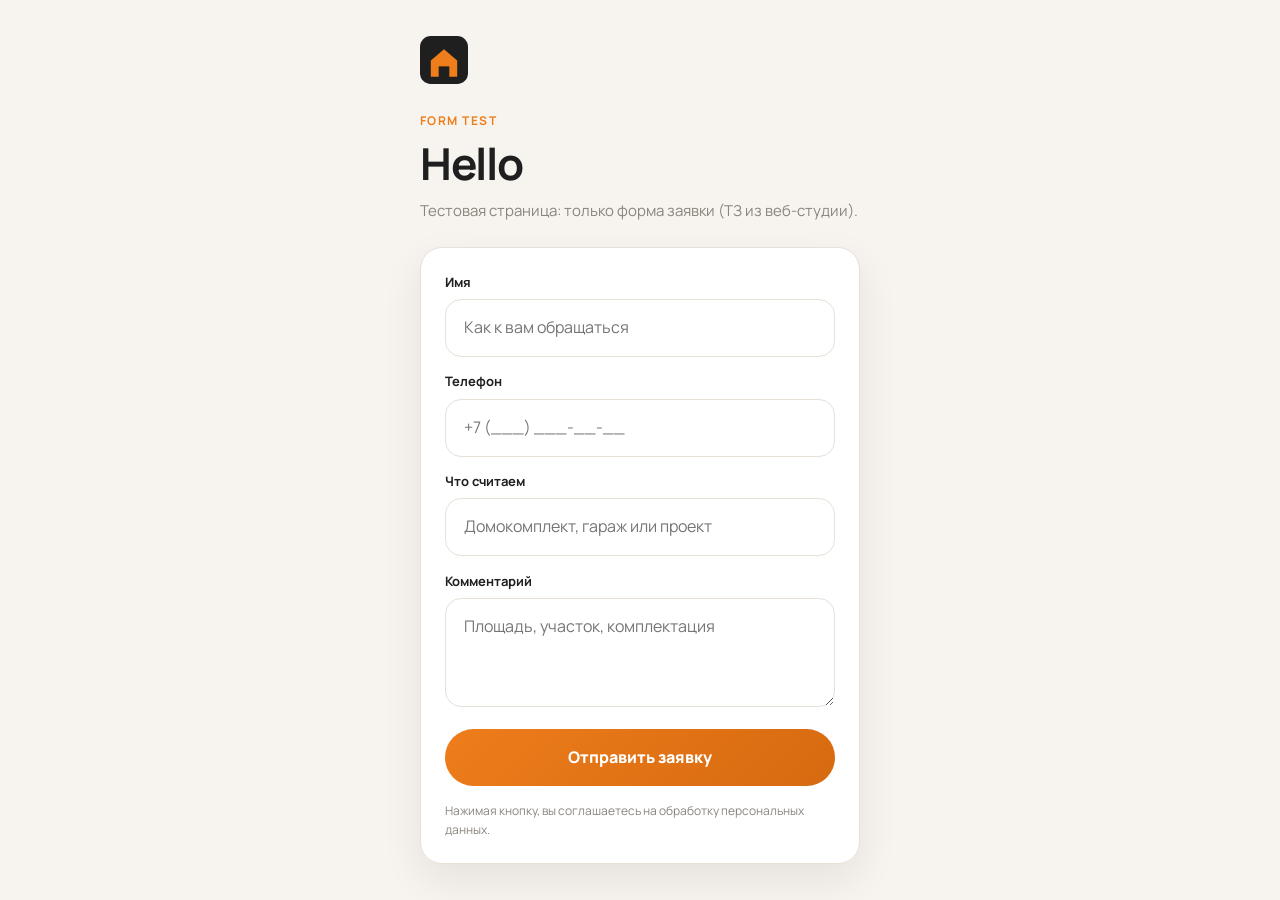
<file: sites/dompanel/index.html>
<!DOCTYPE html>
<html lang="ru">
<head>
  <meta charset="UTF-8">
  <meta name="viewport" content="width=device-width, initial-scale=1.0">
  <meta name="description" content="Тест формы заявки — ДомПанель">
  <meta name="theme-color" content="#ee7d1b">
  <title>Hello — тест формы · ДомПанель</title>
  <link rel="icon" href="assets/logo.svg" type="image/svg+xml">
  <link rel="preconnect" href="https://fonts.googleapis.com">
  <link rel="preconnect" href="https://fonts.gstatic.com" crossorigin>
  <link href="https://fonts.googleapis.com/css2?family=Manrope:wght@400;600;700&display=swap" rel="stylesheet">
  <link rel="stylesheet" href="style.css">
  <script src="script.js" defer></script>
</head>
<body>
  <main class="form-test">
    <div class="form-test__inner">
      <img class="form-test__logo" src="assets/logo.svg" alt="" width="48" height="48">
      <p class="form-test__eyebrow">Form test</p>
      <h1>Hello</h1>
      <p class="form-test__lead">Тестовая страница: только форма заявки (ТЗ из веб-студии).</p>

      <form id="contact-form" class="form-test__form" action="#" method="post">
        <label>
          <span>Имя</span>
          <input type="text" name="name" placeholder="Как к вам обращаться" required autocomplete="name">
        </label>
        <label>
          <span>Телефон</span>
          <input type="tel" name="phone" placeholder="+7 (___) ___-__-__" required autocomplete="tel">
        </label>
        <label>
          <span>Что считаем</span>
          <input type="text" name="project" id="form-project" placeholder="Домокомплект, гараж или проект">
        </label>
        <label>
          <span>Комментарий</span>
          <textarea name="message" rows="3" placeholder="Площадь, участок, комплектация"></textarea>
        </label>
        <button class="form-test__submit" type="submit">Отправить заявку</button>
        <p id="form-status" class="form-test__note">Нажимая кнопку, вы соглашаетесь на обработку персональных данных.</p>
      </form>
    </div>
  </main>
</body>
</html>
</file>
<file: sites/dompanel/style.css>
:root {
  --bg: #f7f4ef;
  --text: #1f1f1f;
  --body: #4a4743;
  --muted: #8a847c;
  --accent: #ee7d1b;
  --accent-dark: #d66a10;
  --line: #e7e1d7;
  --radius: 22px;
  --shadow: 0 16px 40px rgba(28, 25, 23, 0.08);
}

*,
*::before,
*::after {
  box-sizing: border-box;
}

body {
  margin: 0;
  min-height: 100vh;
  font-family: Manrope, system-ui, sans-serif;
  font-size: 16px;
  line-height: 1.6;
  color: var(--body);
  background: var(--bg);
}

button,
input,
textarea {
  font: inherit;
}

button {
  cursor: pointer;
}

h1 {
  margin: 0 0 0.75rem;
  color: var(--text);
  font-size: clamp(2rem, 5vw, 2.75rem);
  line-height: 1.1;
  letter-spacing: -0.03em;
}

p {
  margin: 0 0 1rem;
}

.form-test {
  display: flex;
  align-items: center;
  justify-content: center;
  min-height: 100vh;
  padding: 2rem 1rem;
}

.form-test__inner {
  width: min(100%, 440px);
}

.form-test__logo {
  margin-bottom: 1.25rem;
}

.form-test__eyebrow {
  margin: 0 0 0.5rem;
  font-size: 12px;
  font-weight: 700;
  letter-spacing: 0.12em;
  text-transform: uppercase;
  color: var(--accent);
}

.form-test__lead {
  margin-bottom: 1.5rem;
  color: var(--muted);
  font-size: 15px;
}

.form-test__form {
  display: grid;
  gap: 0.9rem;
  padding: 1.5rem;
  background: #fff;
  border: 1px solid var(--line);
  border-radius: var(--radius);
  box-shadow: var(--shadow);
}

.form-test__form label span {
  display: block;
  margin-bottom: 0.4rem;
  font-size: 13px;
  font-weight: 700;
  color: var(--text);
}

.form-test__form input,
.form-test__form textarea {
  width: 100%;
  padding: 0.95rem 1.1rem;
  border: 1px solid var(--line);
  border-radius: 16px;
  background: #fff;
  color: var(--text);
}

.form-test__form input:focus,
.form-test__form textarea:focus {
  outline: 2px solid rgba(238, 125, 27, 0.35);
  border-color: var(--accent);
}

.form-test__submit {
  padding: 1rem 1.25rem;
  border: 0;
  border-radius: 999px;
  background: linear-gradient(135deg, var(--accent), var(--accent-dark));
  color: #fff;
  font-weight: 800;
}

.form-test__submit:hover {
  filter: brightness(1.05);
}

.form-test__note {
  margin: 0;
  font-size: 12px;
  color: var(--muted);
}
</file>
